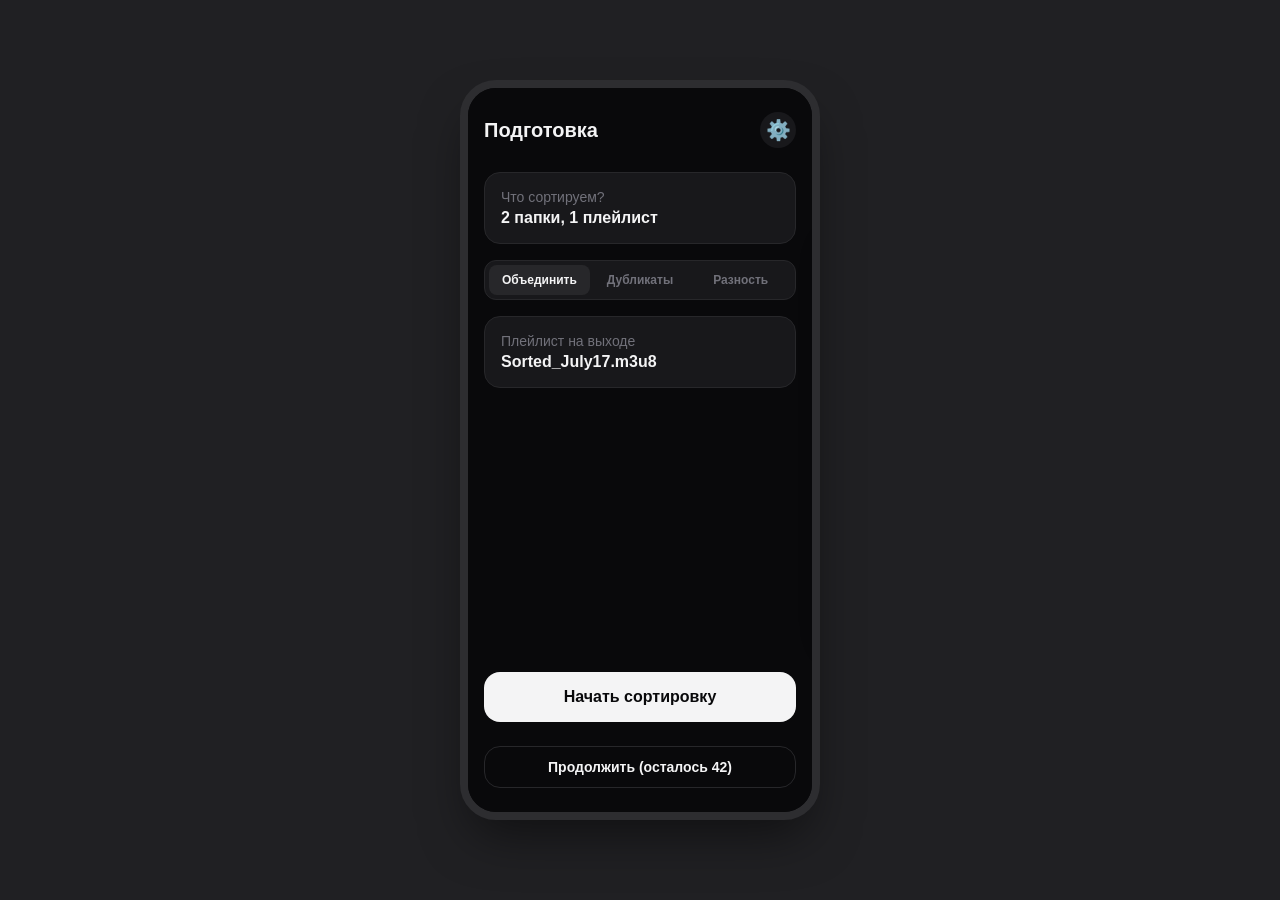
<file: dev/index.html>
<!DOCTYPE html>
<html lang="ru">

<head>
    <meta charset="UTF-8">
    <meta name="viewport" content="width=device-width, initial-scale=1.0, user-scalable=no">
    <title>Music Sorter Mockup</title>
    <style>
        :root {
            --bg-color: #09090b;
            --card-bg: #18181b;
            --accent-green: #22c55e;
            --accent-red: #ef4444;
            --text-main: #f4f4f5;
            --text-muted: #71717a;
            --border-color: #27272a;
        }

        * {
            box-sizing: border-box;
            margin: 0;
            padding: 0;
            font-family: -apple-system, BlinkMacSystemFont, "Segoe UI", Roboto, Helvetica, Arial, sans-serif;
            -webkit-tap-highlight-color: transparent;
            user-select: none;
        }

        body {
            background-color: #202023;
            display: flex;
            justify-content: center;
            align-items: center;
            min-height: 100vh;
            color: var(--text-main);
        }

        /* Симулятор экрана смартфона */
        .phone-wrapper {
            width: 360px;
            height: 740px;
            background-color: var(--bg-color);
            border-radius: 36px;
            box-shadow: 0 25px 50px -12px rgba(0, 0, 0, 0.5);
            border: 8px solid #2d2d30;
            position: relative;
            overflow: hidden;
            display: flex;
            flex-direction: column;
        }

        /* Общие стили экранов */
        .screen {
            position: absolute;
            top: 0;
            left: 0;
            width: 100%;
            height: 100%;
            padding: 24px 16px;
            display: flex;
            flex-direction: column;
            background-color: var(--bg-color);
            transition: transform 0.3s cubic-bezier(0.4, 0, 0.2, 1);
            z-index: 5;
        }

        .screen.hidden {
            transform: translateX(100%);
        }

        /* Заголовки */
        .header {
            display: flex;
            justify-content: space-between;
            align-items: center;
            margin-bottom: 24px;
        }

        .header h1 {
            font-size: 20px;
            font-weight: 700;
        }

        .btn-icon {
            background: none;
            border: none;
            color: var(--text-main);
            font-size: 20px;
            cursor: pointer;
            width: 36px;
            height: 36px;
            display: flex;
            align-items: center;
            justify-content: center;
            border-radius: 50%;
            background-color: var(--card-bg);
        }

        /* --- ЭКРАН 1: ПОДГОТОВКА --- */
        .prep-content {
            display: flex;
            flex-direction: column;
            gap: 16px;
            flex-grow: 1;
        }

        .card-button {
            background-color: var(--card-bg);
            border: 1px solid var(--border-color);
            border-radius: 16px;
            padding: 16px;
            text-align: left;
            cursor: pointer;
            transition: background-color 0.2s;
        }

        .card-button:active {
            background-color: #27272a;
        }

        .card-button-title {
            font-size: 14px;
            color: var(--text-muted);
            margin-bottom: 4px;
        }

        .card-button-value {
            font-size: 16px;
            font-weight: 600;
        }

        /* Менеджер источников (Оверлей) */
        .modal {
            position: absolute;
            top: 0;
            left: 0;
            width: 100%;
            height: 100%;
            background-color: rgba(0, 0, 0, 0.8);
            z-index: 50;
            display: flex;
            flex-direction: column;
            justify-content: flex-end;
            opacity: 0;
            pointer-events: none;
            transition: opacity 0.2s ease;
        }

        .modal.active {
            opacity: 1;
            pointer-events: auto;
        }

        .modal-content {
            background-color: var(--card-bg);
            border-radius: 24px 24px 0 0;
            padding: 20px 16px;
            max-height: 80%;
            display: flex;
            flex-direction: column;
            gap: 12px;
            transform: translateY(100%);
            transition: transform 0.3s cubic-bezier(0.4, 0, 0.2, 1);
        }

        .modal.active .modal-content {
            transform: translateY(0);
        }

        .source-item {
            display: flex;
            justify-content: space-between;
            align-items: center;
            background: rgba(255, 255, 255, 0.05);
            padding: 8px 12px;
            border-radius: 8px;
            font-size: 14px;
        }

        /* Логика объединения */
        .logic-selector {
            display: grid;
            grid-template-columns: repeat(3, 1fr);
            background-color: var(--card-bg);
            border-radius: 12px;
            padding: 4px;
            border: 1px solid var(--border-color);
        }

        .logic-btn {
            background: none;
            border: none;
            color: var(--text-muted);
            padding: 8px;
            border-radius: 8px;
            font-size: 12px;
            font-weight: 600;
            cursor: pointer;
        }

        .logic-btn.active {
            background-color: #27272a;
            color: var(--text-main);
        }

        .start-btn {
            background-color: var(--text-main);
            color: var(--bg-color);
            border: none;
            border-radius: 16px;
            padding: 16px;
            font-weight: 700;
            font-size: 16px;
            cursor: pointer;
            text-align: center;
            margin-top: auto;
        }

        .resume-btn {
            background: none;
            border: 1px solid var(--border-color);
            color: var(--text-main);
            border-radius: 16px;
            padding: 12px;
            font-weight: 600;
            font-size: 14px;
            cursor: pointer;
            text-align: center;
            margin-top: 8px;
        }

        /* --- ЭКРАН 2: СОРТИРОВКА --- */
        #screen-sort {
            padding: 16px 12px;
            justify-content: space-between;
        }

        /* Скрытые элементы, активируемые тапом */
        .tap-trigger-zone {
            height: 30px;
            width: 100%;
            display: flex;
            justify-content: center;
            align-items: center;
            cursor: pointer;
            z-index: 10;
        }

        .hud-overlay {
            display: flex;
            justify-content: space-between;
            align-items: center;
            width: 100%;
            padding: 0 12px;
            opacity: 0;
            pointer-events: none;
            transition: opacity 0.3s ease;
        }

        .hud-overlay.visible {
            opacity: 1;
            pointer-events: auto;
        }

        .card-container {
            flex-grow: 1;
            position: relative;
            display: flex;
            justify-content: center;
            align-items: center;
            margin: 16px 0;
        }

        /* Карточка трека */
        .track-card {
            width: 100%;
            height: 420px;
            background-color: var(--card-bg);
            border-radius: 28px;
            border: 1px solid var(--border-color);
            position: absolute;
            display: flex;
            flex-direction: column;
            overflow: hidden;
            cursor: grab;
            touch-action: none;
            transition: transform 0.1s ease, box-shadow 0.2s ease;
            box-shadow: 0 10px 25px rgba(0, 0, 0, 0.3);
        }

        .track-card:active {
            cursor: grabbing;
        }

        .album-art {
            width: 100%;
            height: 65%;
            background: linear-gradient(135deg, #3f51b5, #009688);
            position: relative;
            display: flex;
            align-items: center;
            justify-content: center;
        }

        .album-art-placeholder {
            font-size: 64px;
            opacity: 0.3;
        }

        /* Индикатор паузы поверх обложки */
        .pause-indicator {
            position: absolute;
            font-size: 48px;
            background: rgba(0, 0, 0, 0.6);
            padding: 16px;
            border-radius: 50%;
            display: none;
        }

        .track-meta {
            padding: 20px;
            flex-grow: 1;
            display: flex;
            flex-direction: column;
            justify-content: center;
        }

        .track-title {
            font-size: 20px;
            font-weight: 700;
            margin-bottom: 4px;
            white-space: nowrap;
            overflow: hidden;
            text-overflow: ellipsis;
        }

        .track-artist {
            font-size: 14px;
            color: var(--text-muted);
            white-space: nowrap;
            overflow: hidden;
            text-overflow: ellipsis;
        }

        /* Наложение цвета при свайпе */
        .swipe-overlay {
            position: absolute;
            top: 0;
            left: 0;
            width: 100%;
            height: 100%;
            display: flex;
            align-items: center;
            justify-content: center;
            font-size: 32px;
            font-weight: 900;
            opacity: 0;
            transition: opacity 0.1s ease;
            pointer-events: none;
        }

        .swipe-overlay.approve {
            background-color: rgba(34, 197, 94, 0.8);
            color: white;
        }

        .swipe-overlay.reject {
            background-color: rgba(239, 68, 68, 0.8);
            color: white;
        }

        /* Инфо по холду */
        .info-overlay {
            position: absolute;
            top: 0;
            left: 0;
            width: 100%;
            height: 100%;
            background: rgba(0, 0, 0, 0.9);
            padding: 20px;
            display: none;
            flex-direction: column;
            justify-content: center;
            font-size: 12px;
            color: var(--text-muted);
            gap: 8px;
        }

        .info-overlay-title {
            color: var(--text-main);
            font-weight: bold;
            margin-bottom: 8px;
        }

        /* Плеер утилиты */
        .player-bar {
            height: 60px;
            display: flex;
            align-items: center;
            justify-content: space-between;
            padding: 0 8px;
        }

        .tempo-control {
            display: flex;
            align-items: center;
            gap: 8px;
            flex-grow: 1;
            max-width: 70%;
        }

        .tempo-control span {
            font-size: 12px;
            font-weight: bold;
            color: var(--text-muted);
            min-width: 32px;
        }

        .slider {
            -webkit-appearance: none;
            width: 100%;
            height: 4px;
            border-radius: 2px;
            background: var(--border-color);
            outline: none;
        }

        .slider::-webkit-slider-thumb {
            -webkit-appearance: none;
            width: 12px;
            height: 12px;
            border-radius: 50%;
            background: var(--text-main);
            cursor: pointer;
        }

        /* --- ЭКРАН 3: СПИСКИ ИСТОРИИ (BOTTOM SHEET) --- */
        .bottom-sheet {
            position: absolute;
            left: 0;
            bottom: -100%;
            width: 100%;
            height: 80%;
            background-color: var(--card-bg);
            border-radius: 24px 24px 0 0;
            z-index: 100;
            transition: bottom 0.3s cubic-bezier(0.4, 0, 0.2, 1);
            border-top: 1px solid var(--border-color);
            display: flex;
            flex-direction: column;
        }

        .bottom-sheet.active {
            bottom: 0;
        }

        .sheet-drag-handle {
            width: 40px;
            height: 4px;
            background-color: var(--border-color);
            border-radius: 2px;
            margin: 12px auto;
            cursor: pointer;
        }

        .sheet-tabs {
            display: grid;
            grid-template-columns: 1fr 1fr;
            border-bottom: 1px solid var(--border-color);
        }

        .sheet-tab-btn {
            background: none;
            border: none;
            color: var(--text-muted);
            padding: 12px;
            font-weight: bold;
            font-size: 14px;
            cursor: pointer;
            position: relative;
        }

        .sheet-tab-btn.active {
            color: var(--text-main);
        }

        .sheet-tab-btn.active::after {
            content: '';
            position: absolute;
            bottom: 0;
            left: 20%;
            width: 60%;
            height: 3px;
            background-color: var(--text-main);
            border-radius: 3px 3px 0 0;
        }

        .list-container {
            flex-grow: 1;
            overflow-y: auto;
            padding: 12px;
            display: none;
        }

        .list-container.active {
            display: block;
        }

        .history-item {
            display: flex;
            align-items: center;
            justify-content: space-between;
            background-color: rgba(255, 255, 255, 0.02);
            padding: 10px;
            border-radius: 12px;
            margin-bottom: 8px;
            border: 1px solid rgba(255, 255, 255, 0.03);
            cursor: pointer;
        }

        .history-item-meta {
            max-width: 65%;
        }

        .history-item-title {
            font-size: 13px;
            font-weight: 600;
            white-space: nowrap;
            overflow: hidden;
            text-overflow: ellipsis;
        }

        .history-item-artist {
            font-size: 11px;
            color: var(--text-muted);
        }

        .history-actions {
            display: flex;
            gap: 6px;
        }

        .history-btn {
            background-color: var(--bg-color);
            border: 1px solid var(--border-color);
            color: var(--text-main);
            width: 28px;
            height: 28px;
            border-radius: 6px;
            font-size: 12px;
            cursor: pointer;
            display: flex;
            align-items: center;
            justify-content: center;
        }

        /* --- ЭКРАН 4: НАСТРОЙКИ --- */
        .settings-content {
            display: flex;
            flex-direction: column;
            gap: 20px;
            overflow-y: auto;
            flex-grow: 1;
        }

        .settings-section {
            display: flex;
            flex-direction: column;
            gap: 12px;
        }

        .settings-section h3 {
            font-size: 12px;
            color: var(--text-muted);
            text-transform: uppercase;
            letter-spacing: 1px;
        }

        .setting-row {
            display: flex;
            justify-content: space-between;
            align-items: center;
            background-color: var(--card-bg);
            padding: 14px;
            border-radius: 12px;
            border: 1px solid var(--border-color);
        }

        .setting-info {
            display: flex;
            flex-direction: column;
            gap: 2px;
            max-width: 75%;
        }

        .setting-title {
            font-size: 14px;
            font-weight: 600;
        }

        .setting-desc {
            font-size: 11px;
            color: var(--text-muted);
        }

        /* Тумблер (Switch) */
        .switch {
            position: relative;
            display: inline-block;
            width: 44px;
            height: 24px;
        }

        .switch input {
            opacity: 0;
            width: 0;
            height: 0;
        }

        .switch-slider {
            position: absolute;
            cursor: pointer;
            top: 0;
            left: 0;
            right: 0;
            bottom: 0;
            background-color: var(--border-color);
            transition: .2s;
            border-radius: 24px;
        }

        .switch-slider:before {
            position: absolute;
            content: "";
            height: 18px;
            width: 18px;
            left: 3px;
            bottom: 3px;
            background-color: white;
            transition: .2s;
            border-radius: 50%;
        }

        input:checked+.switch-slider {
            background-color: var(--accent-green);
        }

        input:checked+.switch-slider:before {
            transform: translateX(20px);
        }
    </style>
</head>

<body>

    <div class="phone-wrapper">

        <!-- ================= ЭКРАН 1: ПОДГОТОВКА ================= -->
        <div id="screen-prep" class="screen">
            <div class="header">
                <h1>Подготовка</h1>
                <button class="btn-icon" onclick="openScreen('screen-settings')">⚙️</button>
            </div>

            <div class="prep-content">
                <div class="card-button" onclick="toggleModal(true)">
                    <p class="card-button-title">Что сортируем?</p>
                    <p class="card-button-value" id="val-sources">2 папки, 1 плейлист</p>
                </div>

                <div class="logic-selector">
                    <button class="logic-btn active" onclick="setLogic(this)">Объединить</button>
                    <button class="logic-btn" onclick="setLogic(this)">Дубликаты</button>
                    <button class="logic-btn" onclick="setLogic(this)">Разность</button>
                </div>

                <div class="card-button">
                    <p class="card-button-title">Плейлист на выходе</p>
                    <p class="card-button-value">Sorted_July17.m3u8</p>
                </div>

                <button class="start-btn" onclick="openScreen('screen-sort')">Начать сортировку</button>
                <button class="resume-btn" onclick="openScreen('screen-sort')">Продолжить (осталось 42)</button>
            </div>
        </div>

        <!-- ================= ЭКРАН 2: СОРТИРОВКА ================= -->
        <div id="screen-sort" class="screen hidden">
            <!-- Триггерная зона для HUD -->
            <div class="tap-trigger-zone" onclick="toggleHUD()">
                <div id="hud-top" class="hud-overlay">
                    <span style="font-size: 14px; font-weight: bold; cursor: pointer;" onclick="exitSorting(event)">✕
                        Назад</span>
                    <span id="track-counter" style="font-size: 13px; color: var(--text-muted);">1 / 5</span>
                    <span class="btn-icon" style="width: 28px; height: 28px; font-size: 14px;"
                        onclick="toggleBottomSheet(true, event)">🕒</span>
                </div>
            </div>

            <!-- Контейнер свайпов -->
            <div class="card-container">
                <div id="main-card" class="track-card">
                    <!-- Заглушка обложки -->
                    <div class="album-art" id="card-art">
                        <div class="album-art-placeholder">🎵</div>
                        <div class="pause-indicator" id="pause-icon">⏸</div>
                        <div class="swipe-overlay approve" id="overlay-approve">ОДОБРИТЬ</div>
                        <div class="swipe-overlay reject" id="overlay-reject">ПРОПУСТИТЬ</div>
                    </div>
                    <!-- Текст трека -->
                    <div class="track-meta">
                        <p class="track-title" id="card-title">Песня 1</p>
                        <p class="track-artist" id="card-artist">Артист 1</p>
                    </div>
                    <!-- Оверлей информации по холду -->
                    <div class="info-overlay" id="card-info">
                        <p class="info-overlay-title">Информация о файле</p>
                        <p>Путь: /sdcard/Music/Artist 1 - Track 1.mp3</p>
                        <p>Формат: MP3, Stereo</p>
                        <p>Битрейт: 320 kbps (CBR)</p>
                        <p>Частота: 44.1 kHz</p>
                    </div>
                </div>
            </div>

            <!-- Плеер-бар -->
            <div class="player-bar">
                <div class="tempo-control">
                    <span>1.0x</span>
                    <input type="range" class="slider" min="0.5" max="3" step="0.1" value="1.0"
                        oninput="updateTempo(this)">
                </div>
                <button class="btn-icon" style="font-size: 14px;" onclick="toggleBottomSheet(true)">🕒</button>
            </div>
        </div>

        <!-- ================= ЭКРАН 3: ИСТОРИЯ (BOTTOM SHEET) ================= -->
        <div id="bottom-sheet-history" class="bottom-sheet">
            <div class="sheet-drag-handle" onclick="toggleBottomSheet(false)"></div>
            <div class="sheet-tabs">
                <button class="sheet-tab-btn active" id="tab-approved" onclick="switchTab('approved')">Одобрено
                    (0)</button>
                <button class="sheet-tab-btn" id="tab-rejected" onclick="switchTab('rejected')">Отклонено (0)</button>
            </div>

            <!-- Одобрено -->
            <div id="list-approved" class="list-container active">
                <div style="text-align: center; color: var(--text-muted); margin-top: 40px; font-size: 14px;">Тут пока
                    пусто</div>
            </div>

            <!-- Отклонено -->
            <div id="list-rejected" class="list-container">
                <div style="text-align: center; color: var(--text-muted); margin-top: 40px; font-size: 14px;">Тут пока
                    пусто</div>
            </div>
        </div>

        <!-- ================= ЭКРАН 4: НАСТРОЙКИ ================= -->
        <div id="screen-settings" class="screen hidden">
            <div class="header">
                <button class="btn-icon" onclick="openScreen('screen-prep')">←</button>
                <h1>Настройки</h1>
                <div style="width: 36px;"></div>
            </div>

            <div class="settings-content">
                <!-- Категория 1 -->
                <div class="settings-section">
                    <h3>Умный старт</h3>
                    <div class="setting-row" style="flex-direction: column; align-items: stretch; gap: 10px;">
                        <div style="display: flex; justify-content: space-between; align-items: center;">
                            <div class="setting-info">
                                <p class="setting-title">Пропускать интро</p>
                                <p class="setting-desc">Начинать играть трек не с начала</p>
                            </div>
                            <label class="switch">
                                <input type="checkbox" checked onchange="toggleSmartJump(this)">
                                <span class="switch-slider"></span>
                            </label>
                        </div>
                        <div id="smart-jump-controls" style="display: flex; flex-direction: column; gap: 8px;">
                            <div
                                style="display: flex; justify-content: space-between; font-size: 12px; color: var(--text-muted);">
                                <span>Смещение (сек):</span>
                                <span id="lbl-offset">30s</span>
                            </div>
                            <input type="range" class="slider" min="5" max="60" value="30"
                                oninput="document.getElementById('lbl-offset').innerText = this.value + 's'">
                        </div>
                    </div>
                </div>

                <!-- Категория 2 -->
                <div class="settings-section">
                    <h3>Жесты и Вибро</h3>
                    <div class="setting-row">
                        <div class="setting-info">
                            <p class="setting-title">Тактильный отклик</p>
                            <p class="setting-desc">Вибрация устройства при свайпах</p>
                        </div>
                        <label class="switch">
                            <input type="checkbox" checked>
                            <span class="switch-slider"></span>
                        </label>
                    </div>
                    <div class="setting-row" style="flex-direction: column; align-items: stretch; gap: 8px;">
                        <div
                            style="display: flex; justify-content: space-between; font-size: 12px; color: var(--text-muted);">
                            <span>Чувствительность свайпа:</span>
                        </div>
                        <input type="range" class="slider" min="1" max="10" value="5">
                    </div>
                </div>

                <!-- Категория 3 -->
                <div class="settings-section">
                    <h3>Медиатека</h3>
                    <div class="setting-row" style="cursor: pointer;">
                        <div class="setting-info">
                            <p class="setting-title">Черный список папок</p>
                            <p class="setting-desc">Игнорировать Telegram, WhatsApp и др.</p>
                        </div>
                        <span>❯</span>
                    </div>
                </div>
            </div>
        </div>

        <!-- ================= МЕНЕДЖЕР ИСТОЧНИКОВ (Оверлей) ================= -->
        <div id="modal-sources" class="modal" onclick="toggleModal(false)">
            <div class="modal-content" onclick="event.stopPropagation()">
                <h3 style="font-size: 16px; font-weight: bold; margin-bottom: 8px;">Источники музыки</h3>
                <div class="source-item">
                    <span>📁 /sdcard/Music</span>
                    <span style="cursor: pointer; color: var(--accent-red)">✕</span>
                </div>
                <div class="source-item">
                    <span>📁 /sdcard/Download</span>
                    <span style="cursor: pointer; color: var(--accent-red)">✕</span>
                </div>
                <div class="source-item">
                    <span>📄 MyPlaylist.m3u8</span>
                    <span style="cursor: pointer; color: var(--accent-red)">✕</span>
                </div>
                <button class="start-btn" style="background-color: var(--border-color); color: white; margin-top: 12px;"
                    onclick="alert('Эмуляция вызова SAF')">📁 Добавить папку</button>
                <button class="start-btn" style="background-color: var(--border-color); color: white;"
                    onclick="alert('Эмуляция выбора плейлиста')">📄 Добавить плейлист</button>
            </div>
        </div>

    </div>

    <!-- ================= ЛОГИКА (JS) ================= -->
    <script>
        // Имитация базы данных треков
        const mockTracks = [
            { id: 1, title: "Blinding Lights", artist: "The Weeknd", color: "linear-gradient(135deg, #818cf8, #c084fc)" },
            { id: 2, title: "Bohemian Rhapsody", artist: "Queen", color: "linear-gradient(135deg, #f87171, #facc15)" },
            { id: 3, title: "Numb", artist: "Linkin Park", color: "linear-gradient(135deg, #4ade80, #2dd4bf)" },
            { id: 4, title: "Bad Guy", artist: "Billie Eilish", color: "linear-gradient(135deg, #38bdf8, #818cf8)" },
            { id: 5, title: "Du Hast", artist: "Rammstein", color: "linear-gradient(135deg, #fb923c, #f87171)" }
        ];

        let activeIndex = 0;
        let approvedTracks = [];
        let rejectedTracks = [];
        let isPlaying = true;
        let hudTimer = null;

        // Переключение экранов
        function openScreen(screenId) {
            document.querySelectorAll('.screen').forEach(scr => scr.classList.add('hidden'));
            document.getElementById(screenId).classList.remove('hidden');
        }

        // Логика стартового экрана
        function setLogic(btn) {
            document.querySelectorAll('.logic-btn').forEach(b => b.classList.remove('active'));
            btn.classList.add('active');
        }

        function toggleModal(show) {
            document.getElementById('modal-sources').classList.toggle('active', show);
        }

        // Логика умного старта
        function toggleSmartJump(checkbox) {
            document.getElementById('smart-jump-controls').style.opacity = checkbox.checked ? "1" : "0.3";
            document.getElementById('smart-jump-controls').style.pointerEvents = checkbox.checked ? "auto" : "none";
        }

        // Выход из сортировки с предупреждением
        function exitSorting(event) {
            event.stopPropagation();
            if (confirm("Прервать сортировку? Прогресс сохранен.")) {
                openScreen('screen-prep');
            }
        }

        // Переключение HUD (прогресс, назад, история)
        function toggleHUD() {
            const hud = document.getElementById('hud-top');
            hud.classList.toggle('visible');

            // Скрыть обратно через 4 секунды
            clearTimeout(hudTimer);
            if (hud.classList.contains('visible')) {
                hudTimer = setTimeout(() => {
                    hud.classList.remove('visible');
                }, 4000);
            }
        }

        // Переключение плеера по тапу
        function initPlayerTap() {
            const card = document.getElementById('main-card');
            const pauseIcon = document.getElementById('pause-icon');
            let holdTimer;

            // Логика тапа
            card.addEventListener('pointerdown', (e) => {
                holdTimer = setTimeout(() => {
                    document.getElementById('card-info').style.display = 'flex';
                }, 600); // Долгий тап 600мс
            });

            card.addEventListener('pointerup', (e) => {
                clearTimeout(holdTimer);
                if (document.getElementById('card-info').style.display === 'flex') {
                    // Если был открыт оверлей информации, просто скрываем его
                    document.getElementById('card-info').style.display = 'none';
                    return;
                }

                // Обычный клик - Play/Pause
                if (!isDraggingCard) {
                    isPlaying = !isPlaying;
                    pauseIcon.style.display = isPlaying ? 'none' : 'block';
                }
            });
        }

        // Контроль скорости
        function updateTempo(slider) {
            slider.previousElementSibling.innerText = parseFloat(slider.value).toFixed(1) + "x";
        }

        // Шторка истории
        function toggleBottomSheet(show, event) {
            if (event) event.stopPropagation();
            document.getElementById('bottom-sheet-history').classList.toggle('active', show);
        }

        function switchTab(type) {
            document.querySelectorAll('.sheet-tab-btn').forEach(b => b.classList.remove('active'));
            document.querySelectorAll('.list-container').forEach(c => c.classList.remove('active'));

            if (type === 'approved') {
                document.getElementById('tab-approved').classList.add('active');
                document.getElementById('list-approved').classList.add('active');
            } else {
                document.getElementById('tab-rejected').classList.add('active');
                document.getElementById('list-rejected').classList.add('active');
            }
        }

        // ИНТЕРАКТИВНЫЕ СВАЙПЫ (UP/DOWN)
        const card = document.getElementById('main-card');
        let startY = 0;
        let isDraggingCard = false;
        const threshold = 120; // Пикселей для срабатывания действия

        card.addEventListener('pointerdown', (e) => {
            startY = e.clientY;
            isDraggingCard = true;
            card.style.transition = 'none';
        });

        window.addEventListener('pointermove', (e) => {
            if (!isDraggingCard) return;
            const diffY = e.clientY - startY;

            // Двигаем и немного крутим
            card.style.transform = `translateY(${diffY}px) rotate(${diffY * 0.03}deg)`;

            // Показываем оверлеи
            if (diffY < -30) { // Свайп вверх - Одобрить
                document.getElementById('overlay-approve').style.opacity = Math.min(-diffY / threshold, 1);
                document.getElementById('overlay-reject').style.opacity = 0;
            } else if (diffY > 30) { // Свайп вниз - Отклонить
                document.getElementById('overlay-reject').style.opacity = Math.min(diffY / threshold, 1);
                document.getElementById('overlay-approve').style.opacity = 0;
            } else {
                document.getElementById('overlay-approve').style.opacity = 0;
                document.getElementById('overlay-reject').style.opacity = 0;
            }
        });

        window.addEventListener('pointerup', (e) => {
            if (!isDraggingCard) return;
            isDraggingCard = false;

            const diffY = e.clientY - startY;
            card.style.transition = 'transform 0.2s cubic-bezier(0.4, 0, 0.2, 1)';

            // Очищаем оверлеи
            document.getElementById('overlay-approve').style.opacity = 0;
            document.getElementById('overlay-reject').style.opacity = 0;

            if (diffY < -threshold) {
                // Улет вверх (Одобрено)
                card.style.transform = 'translateY(-200%) rotate(-30deg)';
                triggerAction('approved');
            } else if (diffY > threshold) {
                // Улет вниз (Отклонено)
                card.style.transform = 'translateY(200%) rotate(30deg)';
                triggerAction('rejected');
            } else {
                // Возврат
                card.style.transform = 'translateY(0) rotate(0)';
            }
        });

        // Обработка решений
        function triggerAction(actionType) {
            const currentTrack = mockTracks[activeIndex];

            if (actionType === 'approved') {
                approvedTracks.push(currentTrack);
                triggerHaptic(1); // Короткая вибро
            } else {
                rejectedTracks.push(currentTrack);
                triggerHaptic(2); // Двойная короткая вибро
            }

            updateHistoryUI();

            // Переход к следующему
            setTimeout(() => {
                activeIndex++;
                if (activeIndex >= mockTracks.length) {
                    alert("Сортировка завершена! Генерация файла плейлиста.");
                    activeIndex = 0;
                    approvedTracks = [];
                    rejectedTracks = [];
                    updateHistoryUI();
                    openScreen('screen-prep');
                }
                loadTrack(activeIndex);
            }, 200);
        }

        // Симуляция виброотклика на вебе
        function triggerHaptic(type) {
            if ("vibrate" in navigator) {
                if (type === 1) navigator.vibrate(15);
                else if (type === 2) navigator.vibrate([15, 30, 15]);
            }
        }

        // Обновление трека в колоде
        function loadTrack(index) {
            const track = mockTracks[index];
            const card = document.getElementById('main-card');

            // Плавное возвращение новой карты
            card.style.transition = 'none';
            card.style.transform = 'scale(0.8) translateY(0)';
            card.style.opacity = '0';

            document.getElementById('card-title').innerText = track.title;
            document.getElementById('card-artist').innerText = track.artist;
            document.getElementById('card-art').style.background = track.color;
            document.getElementById('track-counter').innerText = `${index + 1} / ${mockTracks.length}`;

            // Эмуляция проигрывания с "Умного старта"
            isPlaying = true;
            document.getElementById('pause-icon').style.display = 'none';

            setTimeout(() => {
                card.style.transition = 'transform 0.2s cubic-bezier(0.175, 0.885, 0.32, 1.1), opacity 0.2s';
                card.style.transform = 'scale(1) translateY(0)';
                card.style.opacity = '1';
            }, 50);
        }

        // Отрисовка листов истории
        function updateHistoryUI() {
            // Обновим цифры на вкладках
            document.getElementById('tab-approved').innerText = `Одобрено (${approvedTracks.length})`;
            document.getElementById('tab-rejected').innerText = `Отклонено (${rejectedTracks.length})`;

            // Сборка листов
            renderList('list-approved', approvedTracks, 'approved');
            renderList('list-rejected', rejectedTracks, 'rejected');
        }

        function renderList(containerId, list, type) {
            const container = document.getElementById(containerId);
            if (list.length === 0) {
                container.innerHTML = '<div style="text-align: center; color: var(--text-muted); margin-top: 40px; font-size: 14px;">Тут пока пусто</div>';
                return;
            }

            container.innerHTML = list.map((track, i) => `
                <div class="history-item" onclick="alert('Воспроизведение: ${track.title}')">
                    <div class="history-item-meta">
                        <p class="history-item-title">${track.title}</p>
                        <p class="history-item-artist">${track.artist}</p>
                    </div>
                    <div class="history-actions" onclick="event.stopPropagation()">
                        <button class="history-btn" title="Вернуть обратно" onclick="undoTrack(${track.id}, '${type}')">↺</button>
                        <button class="history-btn" title="Перекинуть" onclick="moveTrack(${track.id}, '${type}')">⇆</button>
                    </div>
                </div>
            `).join('');
        }

        // Кнопка возврата (Undo) в истории
        function undoTrack(trackId, sourceListType) {
            let track;
            if (sourceListType === 'approved') {
                const idx = approvedTracks.findIndex(t => t.id === trackId);
                track = approvedTracks.splice(idx, 1)[0];
            } else {
                const idx = rejectedTracks.findIndex(t => t.id === trackId);
                track = rejectedTracks.splice(idx, 1)[0];
            }

            // Помещаем этот трек обратно следующим в очередь
            mockTracks.splice(activeIndex, 0, track);

            updateHistoryUI();
            loadTrack(activeIndex);
            toggleBottomSheet(false);
        }

        // Кнопка перекидывания из одной группы в другую
        function moveTrack(trackId, sourceListType) {
            if (sourceListType === 'approved') {
                const idx = approvedTracks.findIndex(t => t.id === trackId);
                const track = approvedTracks.splice(idx, 1)[0];
                rejectedTracks.push(track);
            } else {
                const idx = rejectedTracks.findIndex(t => t.id === trackId);
                const track = rejectedTracks.splice(idx, 1)[0];
                approvedTracks.push(track);
            }
            updateHistoryUI();
        }

        // Инициализация при старте
        initPlayerTap();
        loadTrack(0);

    </script>
</body>

</html>
</file>
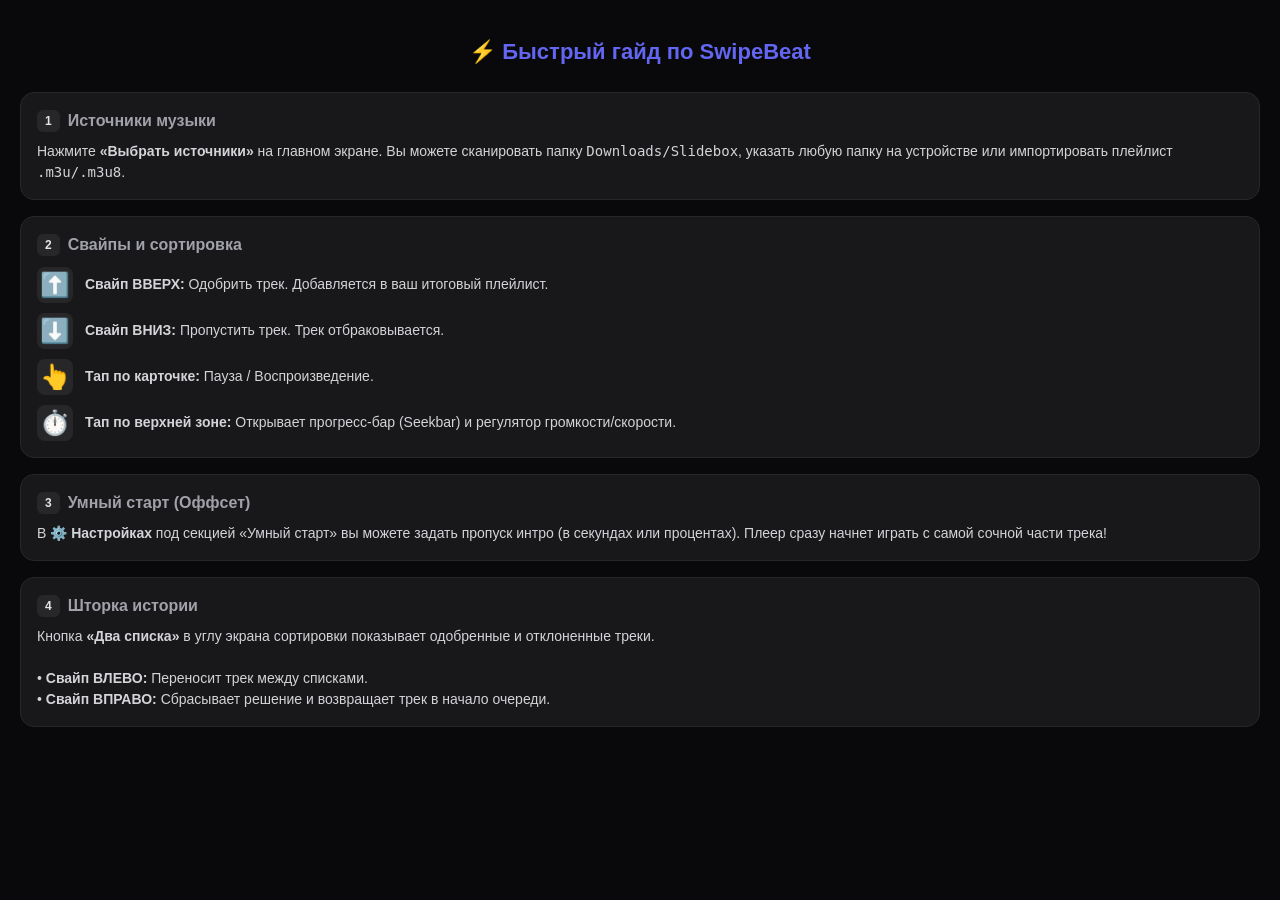
<file: app/src/main/assets/tutorial/fast_tutorial.html>
<!DOCTYPE html>
<html lang="ru">
<head>
    <meta charset="UTF-8">
    <meta name="viewport" content="width=device-width, initial-scale=1.0">
    <title>SwipeBeat - Быстрая справка</title>
    <style>
        body {
            background-color: #09090B;
            color: #F4F4F5;
            font-family: -apple-system, BlinkMacSystemFont, "Segoe UI", Roboto, Helvetica, Arial, sans-serif;
            margin: 0;
            padding: 20px;
            line-height: 1.5;
        }
        h1 {
            color: #6366F1;
            font-size: 22px;
            text-align: center;
            margin-bottom: 24px;
        }
        .card {
            background: #18181B;
            border-radius: 14px;
            padding: 16px;
            margin-bottom: 16px;
            border: 1px solid #27272A;
        }
        .card h2 {
            font-size: 16px;
            margin-top: 0;
            margin-bottom: 8px;
            color: #A1A1AA;
            display: flex;
            align-items: center;
            gap: 8px;
        }
        .badge {
            background: #27272A;
            color: #E4E4E7;
            padding: 2px 8px;
            border-radius: 6px;
            font-size: 12px;
        }
        .gesture-box {
            display: flex;
            align-items: center;
            gap: 12px;
            margin-top: 10px;
        }
        .icon {
            font-size: 24px;
            width: 36px;
            height: 36px;
            display: flex;
            align-items: center;
            justify-content: center;
            background: #27272A;
            border-radius: 8px;
        }
        .desc {
            font-size: 14px;
            color: #D4D4D8;
        }
        .accent-green { color: #22C55E; }
        .accent-red { color: #EF4444; }
        .accent-blue { color: #3B82F6; }
    </style>
</head>
<body>
    <h1>⚡ Быстрый гайд по SwipeBeat</h1>

    <div class="card">
        <h2><span class="badge">1</span> Источники музыки</h2>
        <div class="desc">
            Нажмите <b>«Выбрать источники»</b> на главном экране. Вы можете сканировать папку <code>Downloads/Slidebox</code>, указать любую папку на устройстве или импортировать плейлист <code>.m3u/.m3u8</code>.
        </div>
    </div>

    <div class="card">
        <h2><span class="badge">2</span> Свайпы и сортировка</h2>
        <div class="gesture-box">
            <div class="icon accent-green">⬆️</div>
            <div class="desc"><b>Свайп ВВЕРХ:</b> Одобрить трек. Добавляется в ваш итоговый плейлист.</div>
        </div>
        <div class="gesture-box">
            <div class="icon accent-red">⬇️</div>
            <div class="desc"><b>Свайп ВНИЗ:</b> Пропустить трек. Трек отбраковывается.</div>
        </div>
        <div class="gesture-box">
            <div class="icon accent-blue">👆</div>
            <div class="desc"><b>Тап по карточке:</b> Пауза / Воспроизведение.</div>
        </div>
        <div class="gesture-box">
            <div class="icon">⏱️</div>
            <div class="desc"><b>Тап по верхней зоне:</b> Открывает прогресс-бар (Seekbar) и регулятор громкости/скорости.</div>
        </div>
    </div>

    <div class="card">
        <h2><span class="badge">3</span> Умный старт (Оффсет)</h2>
        <div class="desc">
            В ⚙️ <b>Настройках</b> под секцией «Умный старт» вы можете задать пропуск интро (в секундах или процентах). Плеер сразу начнет играть с самой сочной части трека!
        </div>
    </div>

    <div class="card">
        <h2><span class="badge">4</span> Шторка истории</h2>
        <div class="desc">
            Кнопка <b>«Два списка»</b> в углу экрана сортировки показывает одобренные и отклоненные треки.
            <br><br>
            • <b>Свайп ВЛЕВО:</b> Переносит трек между списками.<br>
            • <b>Свайп ВПРАВО:</b> Сбрасывает решение и возвращает трек в начало очереди.
        </div>
    </div>
</body>
</html>
</file>
